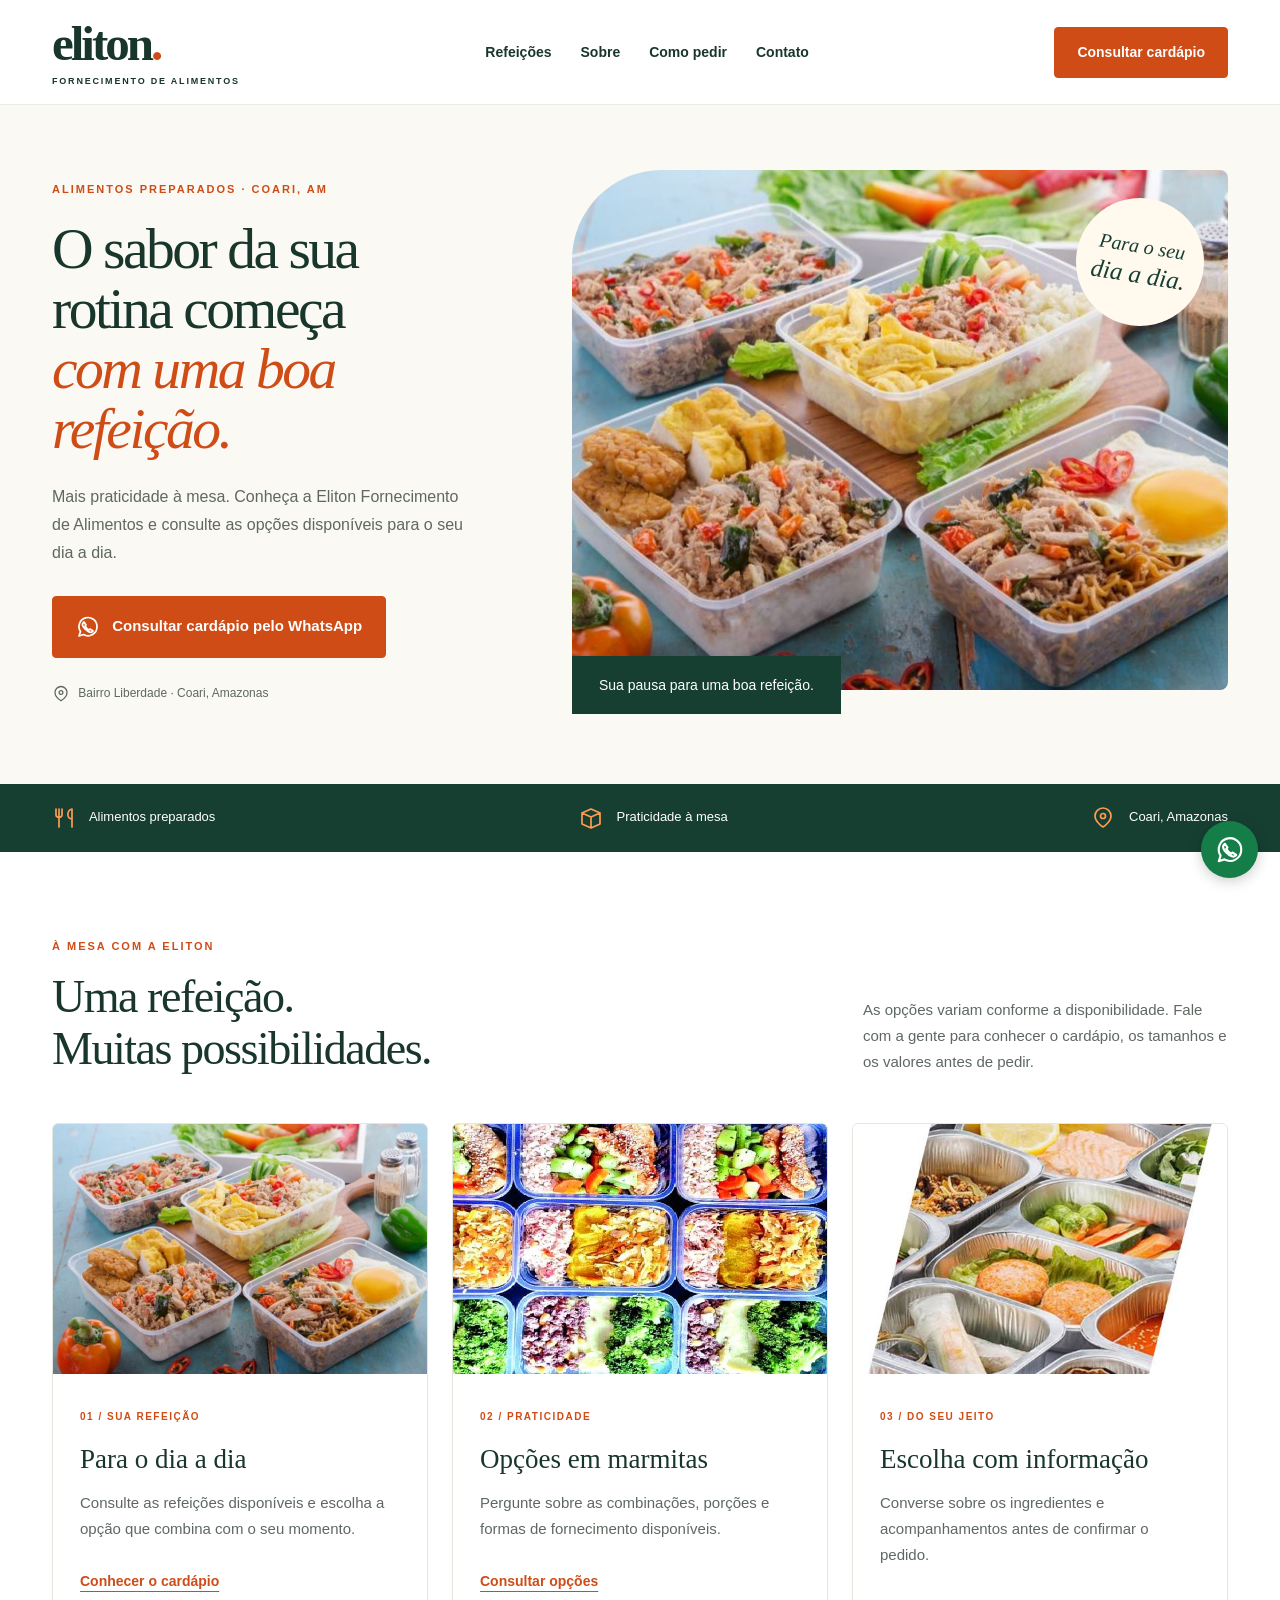
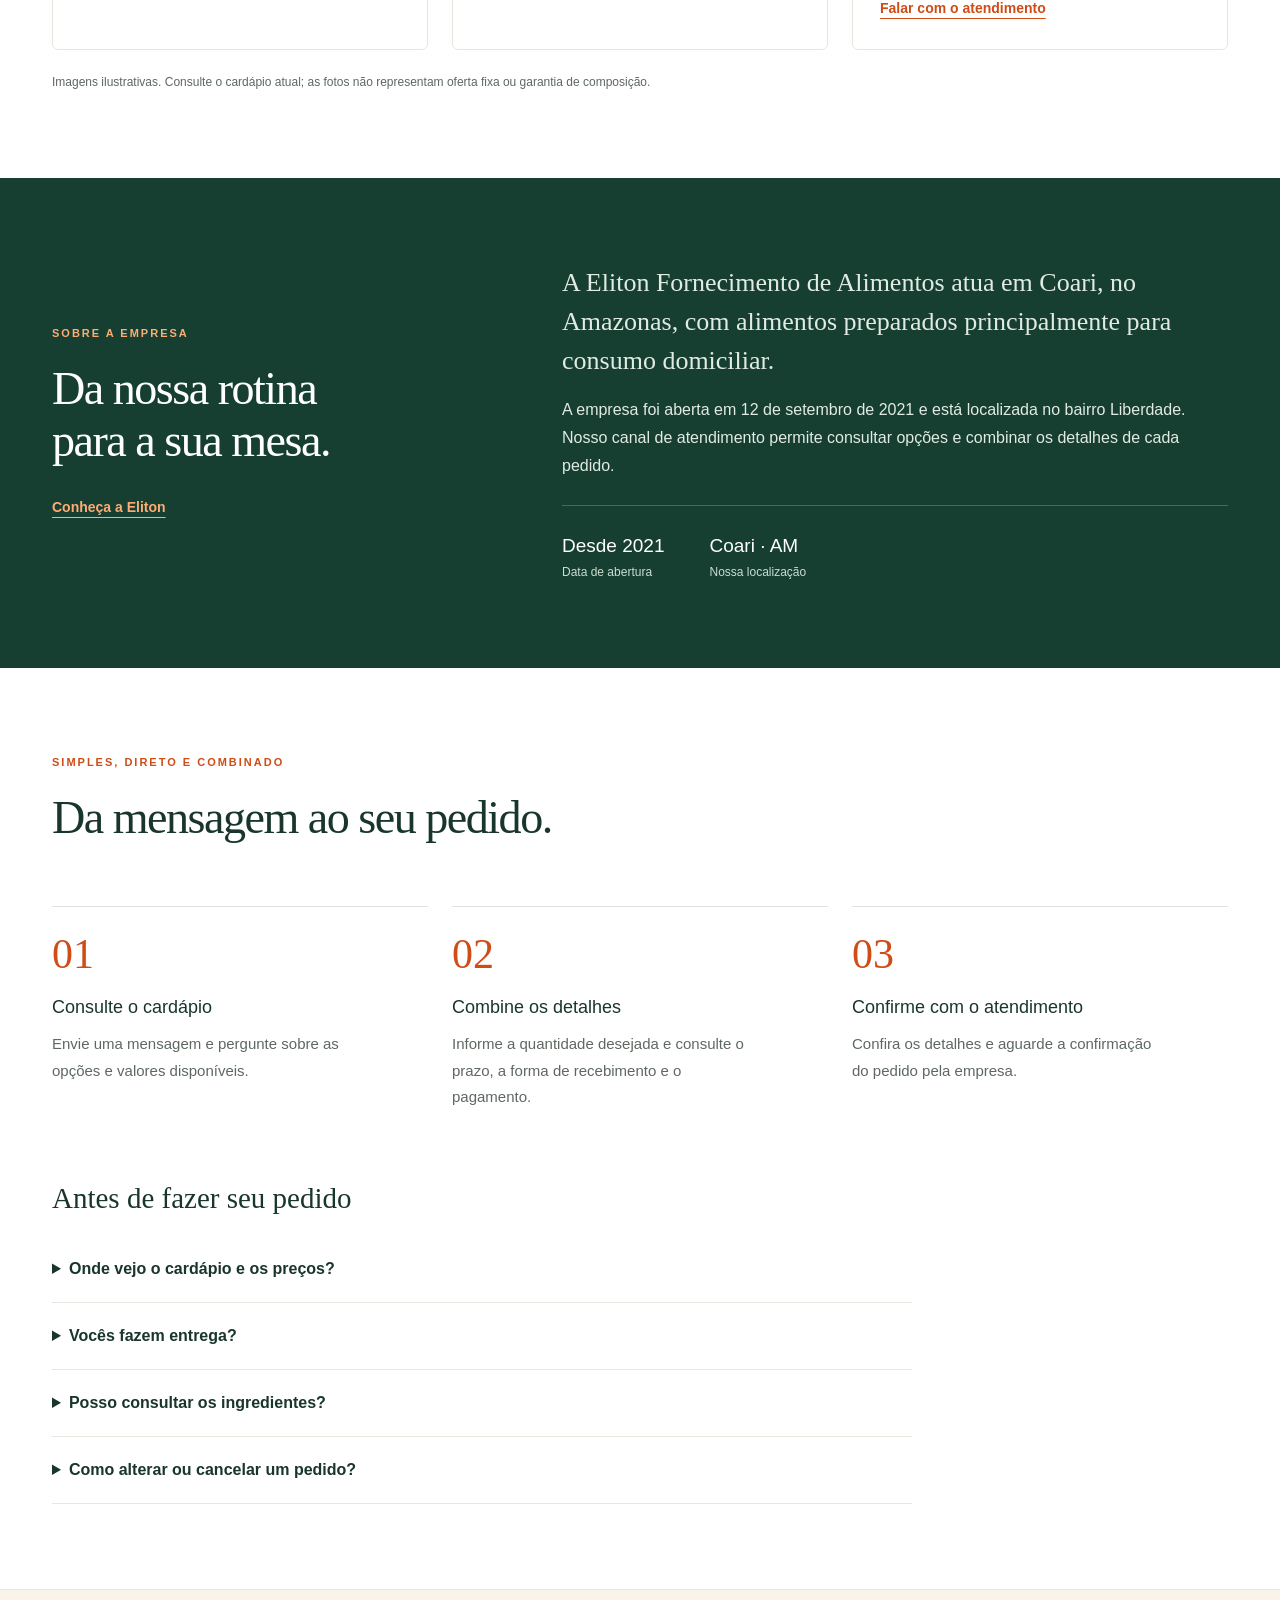
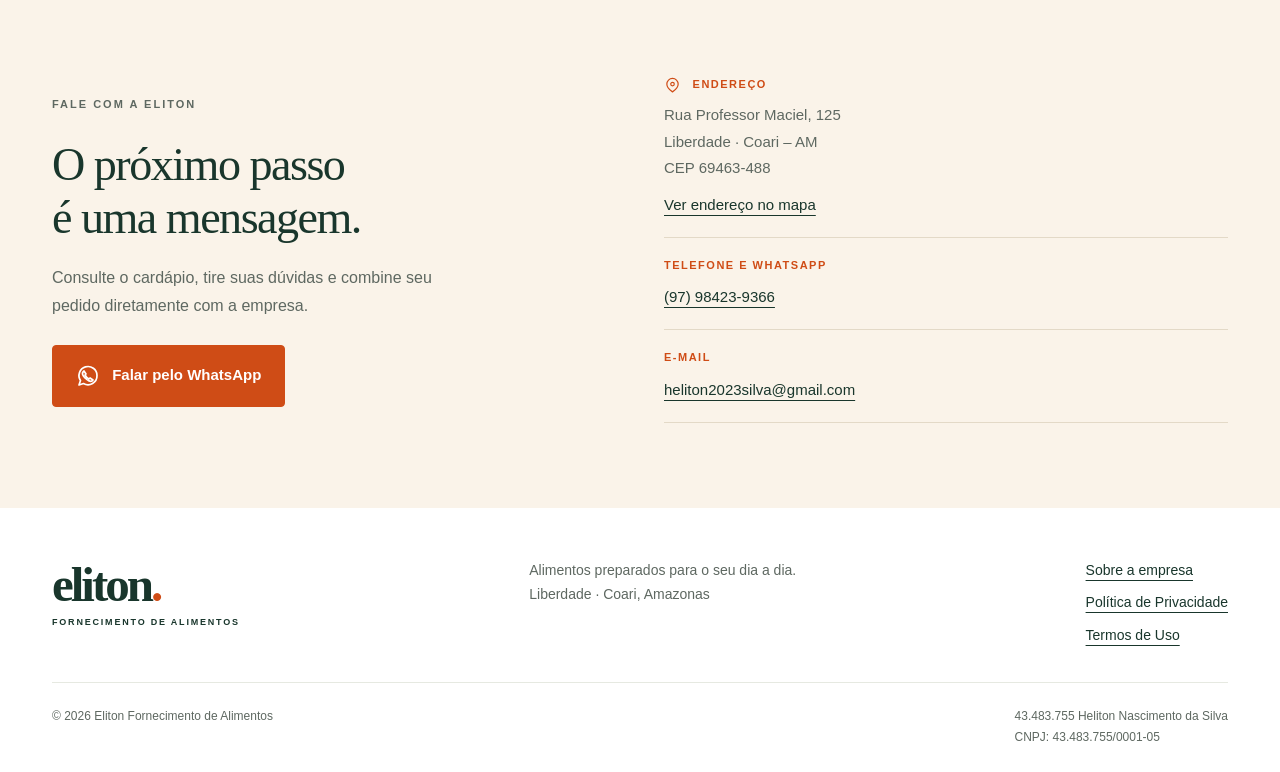
<file: index.html>
<!doctype html><html lang="pt-BR"><head><meta charset="utf-8"><meta name="viewport" content="width=device-width,initial-scale=1"><title>Alimentos preparados em Coari | Eliton Fornecimento de Alimentos</title><meta name="description" content="Eliton Fornecimento de Alimentos em Coari, Amazonas. Alimentos preparados para consumo domiciliar. Consulte cardápio, valores e disponibilidade pelo WhatsApp."><meta name="theme-color" content="#163f32"><link rel="icon" href="assets/favicon.svg" type="image/svg+xml"><link rel="stylesheet" href="assets/bootstrap.min.css"><link rel="stylesheet" href="assets/style.css"></head><body><a class="skip" href="#principal">Pular para o conteúdo</a><header><div class="container navigation"><a class="brand" href="index.html"><span class="brand-word">eliton<span>.</span></span><span class="brand-sub">FORNECIMENTO DE ALIMENTOS</span></a><nav aria-label="Navegação principal"><a href="index.html#refeicoes">Refeições</a><a href="sobre.html">Sobre</a><a href="index.html#como-pedir">Como pedir</a><a href="index.html#contato">Contato</a></nav><a class="btn btn-orange" href="https://wa.me/5597984239366?text=Ol%C3%A1%21%20Gostaria%20de%20consultar%20o%20card%C3%A1pio%20e%20fazer%20um%20pedido.">Consultar cardápio</a></div></header><main id="principal"><section class="hero"><div class="container"><div class="row align-items-center g-5"><div class="col-lg-5"><p class="eyebrow">ALIMENTOS PREPARADOS · COARI, AM</p><h1>O sabor da sua<br>rotina começa<br><em>com uma boa<br>refeição.</em></h1><p class="hero-description">Mais praticidade à mesa. Conheça a Eliton Fornecimento de Alimentos e consulte as opções disponíveis para o seu dia a dia.</p><a class="btn btn-orange btn-lg" href="https://wa.me/5597984239366?text=Ol%C3%A1%21%20Gostaria%20de%20consultar%20o%20card%C3%A1pio%20e%20fazer%20um%20pedido."><svg class="icon" viewBox="0 0 24 24" fill="none" stroke="currentColor" stroke-width="1.7" stroke-linecap="round" stroke-linejoin="round" aria-hidden="true"><path d="M21 11.5a9 9 0 0 1-13.5 8L3 21l1.5-4.5A9 9 0 1 1 21 11.5Z"/><path d="m8 7 2 3-1 1c1 2 2 3 4 4l1-1 3 2c-2 3-6 0-8-2s-4-5-1-7Z"/></svg> Consultar cardápio pelo WhatsApp</a><p class="hero-location"><svg class="icon" viewBox="0 0 24 24" fill="none" stroke="currentColor" stroke-width="1.7" stroke-linecap="round" stroke-linejoin="round" aria-hidden="true"><path d="M20 10c0 6-8 11-8 11S4 16 4 10a8 8 0 1 1 16 0Z"/><circle cx="12" cy="10" r="2.5"/></svg> Bairro Liberdade · Coari, Amazonas</p></div><div class="col-lg-7"><div class="hero-image"><img src="assets/refeicoes.jpg" alt="Imagem ilustrativa de refeições em embalagens, com arroz, legumes e acompanhamentos" width="1500" height="1000" fetchpriority="high"><div class="photo-label">Sua pausa para uma boa refeição.</div><div class="hero-note">Para o seu<br><strong>dia a dia.</strong></div></div></div></div></div></section><div class="ribbon"><div class="container"><span><svg class="icon" viewBox="0 0 24 24" fill="none" stroke="currentColor" stroke-width="1.7" stroke-linecap="round" stroke-linejoin="round" aria-hidden="true"><path d="M4 3v6c0 3 6 3 6 0V3M7 3v18M20 21V3c-5 1-6 10 0 10"/></svg> Alimentos preparados</span><span><svg class="icon" viewBox="0 0 24 24" fill="none" stroke="currentColor" stroke-width="1.7" stroke-linecap="round" stroke-linejoin="round" aria-hidden="true"><path d="m3 7 9-4 9 4v11l-9 4-9-4V7Zm0 0 9 4 9-4M12 11v11"/></svg> Praticidade à mesa</span><span><svg class="icon" viewBox="0 0 24 24" fill="none" stroke="currentColor" stroke-width="1.7" stroke-linecap="round" stroke-linejoin="round" aria-hidden="true"><path d="M20 10c0 6-8 11-8 11S4 16 4 10a8 8 0 1 1 16 0Z"/><circle cx="12" cy="10" r="2.5"/></svg> Coari, Amazonas</span></div></div><section class="section" id="refeicoes"><div class="container"><div class="section-heading"><div><p class="eyebrow">À MESA COM A ELITON</p><h2>Uma refeição.<br>Muitas possibilidades.</h2></div><p>As opções variam conforme a disponibilidade. Fale com a gente para conhecer o cardápio, os tamanhos e os valores antes de pedir.</p></div><div class="row g-4"><div class="col-md-4"><article class="food-card"><img src="assets/refeicoes.jpg" alt="Referência visual de uma refeição com arroz e acompanhamentos" width="1500" height="1000" loading="lazy"><div><span class="mini-label">01 / SUA REFEIÇÃO</span><h3>Para o dia a dia</h3><p>Consulte as refeições disponíveis e escolha a opção que combina com o seu momento.</p><a href="https://wa.me/5597984239366?text=Ol%C3%A1%21%20Gostaria%20de%20consultar%20o%20card%C3%A1pio%20e%20fazer%20um%20pedido.">Conhecer o cardápio</a></div></article></div><div class="col-md-4"><article class="food-card"><img src="assets/marmitas.jpg" alt="Imagem ilustrativa de diferentes refeições organizadas em marmitas" width="700" height="505" loading="lazy"><div><span class="mini-label">02 / PRATICIDADE</span><h3>Opções em marmitas</h3><p>Pergunte sobre as combinações, porções e formas de fornecimento disponíveis.</p><a href="https://wa.me/5597984239366?text=Ol%C3%A1%21%20Gostaria%20de%20consultar%20o%20card%C3%A1pio%20e%20fazer%20um%20pedido.">Consultar opções</a></div></article></div><div class="col-md-4"><article class="food-card"><img src="assets/porcoes.jpg" alt="Imagem ilustrativa de alimentos variados em embalagens de alumínio" width="554" height="554" loading="lazy"><div><span class="mini-label">03 / DO SEU JEITO</span><h3>Escolha com informação</h3><p>Converse sobre os ingredientes e acompanhamentos antes de confirmar o pedido.</p><a href="https://wa.me/5597984239366?text=Ol%C3%A1%21%20Gostaria%20de%20consultar%20o%20card%C3%A1pio%20e%20fazer%20um%20pedido.">Falar com o atendimento</a></div></article></div></div><p class="image-note">Imagens ilustrativas. Consulte o cardápio atual; as fotos não representam oferta fixa ou garantia de composição.</p></div></section><section class="about section"><div class="container"><div class="row align-items-center g-5"><div class="col-lg-5"><p class="eyebrow">SOBRE A EMPRESA</p><h2>Da nossa rotina<br>para a sua mesa.</h2><a class="text-link" href="sobre.html">Conheça a Eliton</a></div><div class="col-lg-7"><p class="large-copy">A Eliton Fornecimento de Alimentos atua em Coari, no Amazonas, com alimentos preparados principalmente para consumo domiciliar.</p><p>A empresa foi aberta em 12 de setembro de 2021 e está localizada no bairro Liberdade. Nosso canal de atendimento permite consultar opções e combinar os detalhes de cada pedido.</p><div class="about-facts"><span><strong>Desde 2021</strong>Data de abertura</span><span><strong>Coari · AM</strong>Nossa localização</span></div></div></div></div></section><section class="section" id="como-pedir"><div class="container"><p class="eyebrow">SIMPLES, DIRETO E COMBINADO</p><h2>Da mensagem ao seu pedido.</h2><div class="row g-4 steps"><div class="col-md-4"><span>01</span><h3>Consulte o cardápio</h3><p>Envie uma mensagem e pergunte sobre as opções e valores disponíveis.</p></div><div class="col-md-4"><span>02</span><h3>Combine os detalhes</h3><p>Informe a quantidade desejada e consulte o prazo, a forma de recebimento e o pagamento.</p></div><div class="col-md-4"><span>03</span><h3>Confirme com o atendimento</h3><p>Confira os detalhes e aguarde a confirmação do pedido pela empresa.</p></div></div><div class="faq"><h3>Antes de fazer seu pedido</h3><details><summary>Onde vejo o cardápio e os preços?</summary><p>Entre em contato pelo WhatsApp (97) 98423-9366. O atendimento informa as opções, porções, valores e disponibilidade.</p></details><details><summary>Vocês fazem entrega?</summary><p>Consulte diretamente com a empresa as possibilidades de entrega ou retirada, os locais atendidos, eventuais taxas e os prazos antes de confirmar.</p></details><details><summary>Posso consultar os ingredientes?</summary><p>Sim. Pergunte ao atendimento sobre ingredientes e preparação. Em caso de alergia ou restrição alimentar, consulte a possibilidade de atendimento antes de pedir; este site não garante opções livres de alérgenos.</p></details><details><summary>Como alterar ou cancelar um pedido?</summary><p>Entre em contato o quanto antes. A possibilidade de alteração ou cancelamento depende da etapa de preparação e das condições combinadas no atendimento.</p></details></div></div></section><section class="contact section" id="contato"><div class="container"><div class="row g-5"><div class="col-lg-6"><p class="eyebrow">FALE COM A ELITON</p><h2>O próximo passo<br>é uma mensagem.</h2><p>Consulte o cardápio, tire suas dúvidas e combine seu pedido diretamente com a empresa.</p><a class="btn btn-orange btn-lg" href="https://wa.me/5597984239366?text=Ol%C3%A1%21%20Gostaria%20de%20consultar%20o%20card%C3%A1pio%20e%20fazer%20um%20pedido."><svg class="icon" viewBox="0 0 24 24" fill="none" stroke="currentColor" stroke-width="1.7" stroke-linecap="round" stroke-linejoin="round" aria-hidden="true"><path d="M21 11.5a9 9 0 0 1-13.5 8L3 21l1.5-4.5A9 9 0 1 1 21 11.5Z"/><path d="m8 7 2 3-1 1c1 2 2 3 4 4l1-1 3 2c-2 3-6 0-8-2s-4-5-1-7Z"/></svg> Falar pelo WhatsApp</a></div><div class="col-lg-6"><div class="contact-item"><span class="contact-title"><svg class="icon" viewBox="0 0 24 24" fill="none" stroke="currentColor" stroke-width="1.7" stroke-linecap="round" stroke-linejoin="round" aria-hidden="true"><path d="M20 10c0 6-8 11-8 11S4 16 4 10a8 8 0 1 1 16 0Z"/><circle cx="12" cy="10" r="2.5"/></svg> ENDEREÇO</span><p>Rua Professor Maciel, 125<br>Liberdade · Coari – AM<br>CEP 69463-488</p><a href="https://www.google.com/maps/search/?api=1&amp;query=Rua%20Professor%20Maciel%20125%20Liberdade%20Coari%20AM" target="_blank" rel="noopener noreferrer">Ver endereço no mapa</a></div><div class="contact-item"><span class="contact-title">TELEFONE E WHATSAPP</span><a href="tel:+5597984239366">(97) 98423-9366</a></div><div class="contact-item"><span class="contact-title">E-MAIL</span><a href="mailto:heliton2023silva@gmail.com">heliton2023silva@gmail.com</a></div></div></div></div></section></main><footer><div class="container"><div class="footer-top"><a class="brand" href="index.html"><span class="brand-word">eliton<span>.</span></span><span class="brand-sub">FORNECIMENTO DE ALIMENTOS</span></a><p>Alimentos preparados para o seu dia a dia.<br>Liberdade · Coari, Amazonas</p><div class="footer-links"><a href="sobre.html">Sobre a empresa</a><a href="politica-de-privacidade.html">Política de Privacidade</a><a href="termos-de-uso.html">Termos de Uso</a></div></div><div class="footer-bottom"><span>© 2026 Eliton Fornecimento de Alimentos</span><span>43.483.755 Heliton Nascimento da Silva<br>CNPJ: 43.483.755/0001-05</span></div></div></footer><a class="floating-wa" href="https://wa.me/5597984239366?text=Ol%C3%A1%21%20Gostaria%20de%20consultar%20o%20card%C3%A1pio%20e%20fazer%20um%20pedido." aria-label="Fale pelo WhatsApp"><svg class="icon" viewBox="0 0 24 24" fill="none" stroke="currentColor" stroke-width="1.7" stroke-linecap="round" stroke-linejoin="round" aria-hidden="true"><path d="M21 11.5a9 9 0 0 1-13.5 8L3 21l1.5-4.5A9 9 0 1 1 21 11.5Z"/><path d="m8 7 2 3-1 1c1 2 2 3 4 4l1-1 3 2c-2 3-6 0-8-2s-4-5-1-7Z"/></svg></a></body></html>
</file>
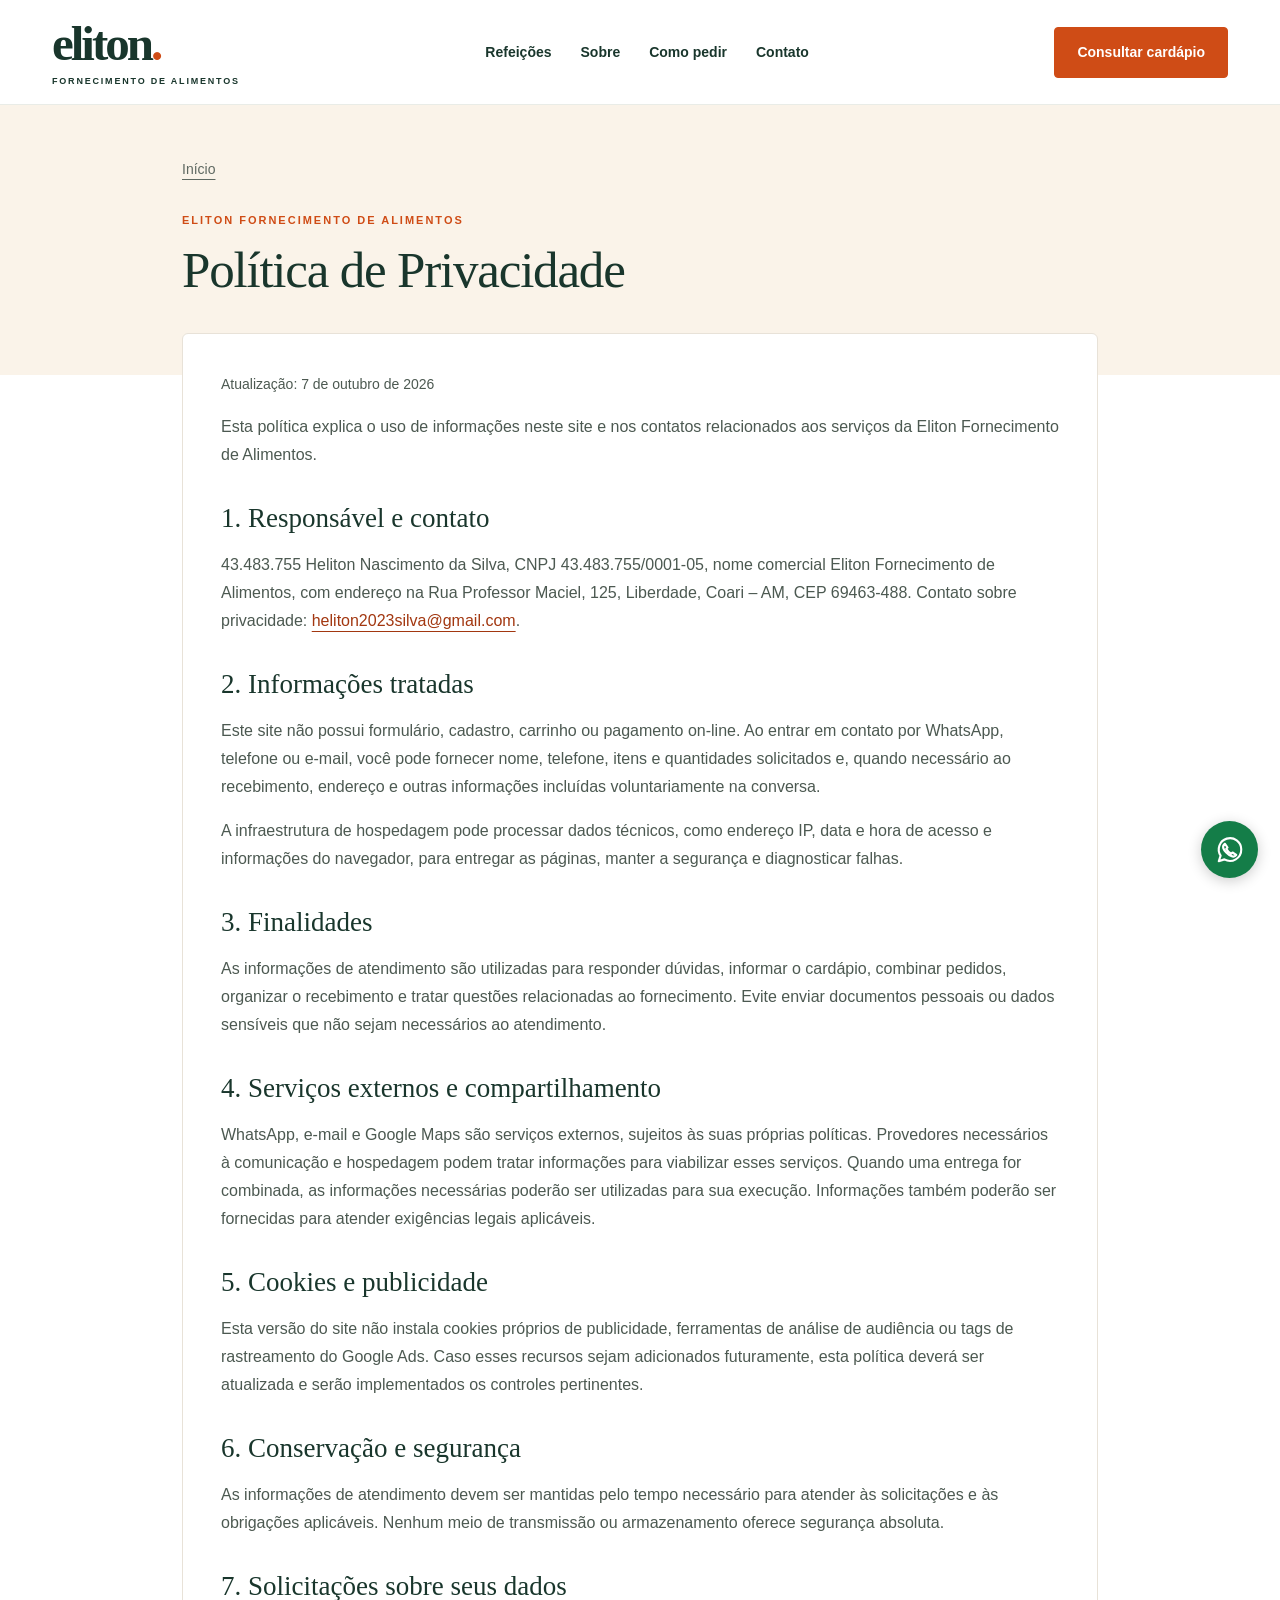
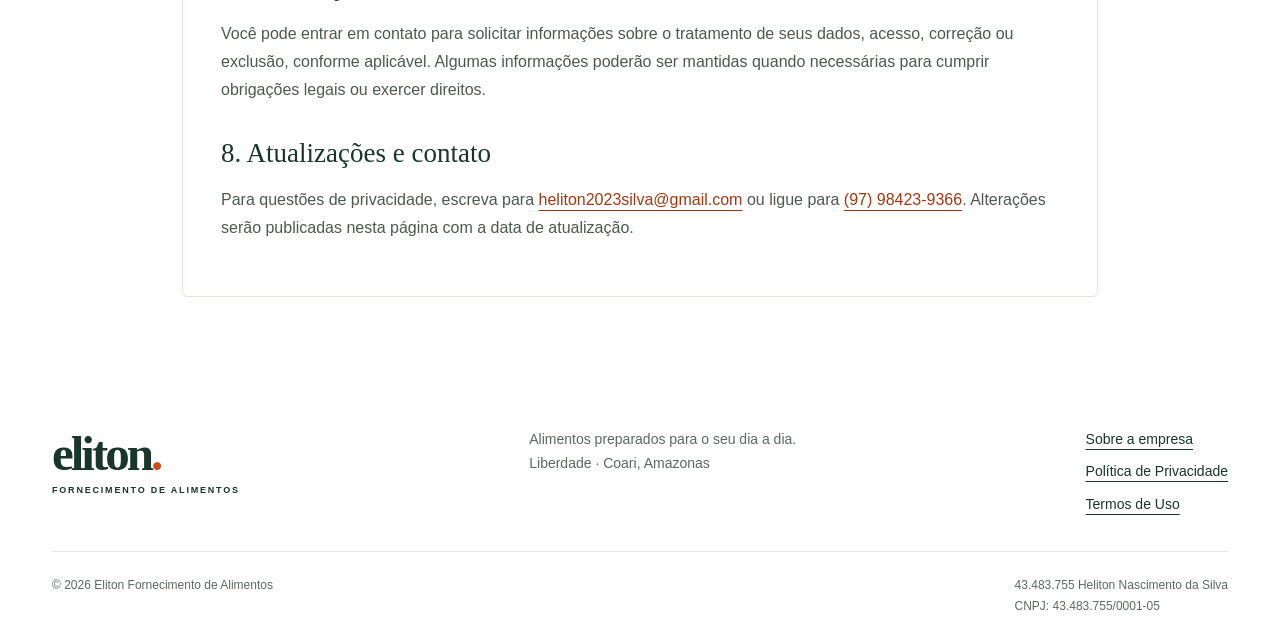
<file: politica-de-privacidade.html>
<!doctype html><html lang="pt-BR"><head><meta charset="utf-8"><meta name="viewport" content="width=device-width,initial-scale=1"><title>Política de Privacidade | Eliton Fornecimento de Alimentos</title><meta name="description" content="Eliton Fornecimento de Alimentos em Coari, Amazonas. Alimentos preparados para consumo domiciliar. Consulte cardápio, valores e disponibilidade pelo WhatsApp."><meta name="theme-color" content="#163f32"><link rel="icon" href="assets/favicon.svg" type="image/svg+xml"><link rel="stylesheet" href="assets/bootstrap.min.css"><link rel="stylesheet" href="assets/style.css"></head><body><a class="skip" href="#principal">Pular para o conteúdo</a><header><div class="container navigation"><a class="brand" href="index.html"><span class="brand-word">eliton<span>.</span></span><span class="brand-sub">FORNECIMENTO DE ALIMENTOS</span></a><nav aria-label="Navegação principal"><a href="index.html#refeicoes">Refeições</a><a href="sobre.html">Sobre</a><a href="index.html#como-pedir">Como pedir</a><a href="index.html#contato">Contato</a></nav><a class="btn btn-orange" href="https://wa.me/5597984239366?text=Ol%C3%A1%21%20Gostaria%20de%20consultar%20o%20card%C3%A1pio%20e%20fazer%20um%20pedido.">Consultar cardápio</a></div></header><main id="principal" class="document-main"><div class="container"><div class="document-heading"><a href="index.html">Início</a><p class="eyebrow">ELITON FORNECIMENTO DE ALIMENTOS</p><h1>Política de Privacidade</h1></div><article class="document-content"><p class="document-date">Atualização: 7 de outubro de 2026</p><p>Esta política explica o uso de informações neste site e nos contatos relacionados aos serviços da Eliton Fornecimento de Alimentos.</p><h2>1. Responsável e contato</h2><p>43.483.755 Heliton Nascimento da Silva, CNPJ 43.483.755/0001-05, nome comercial Eliton Fornecimento de Alimentos, com endereço na Rua Professor Maciel, 125, Liberdade, Coari – AM, CEP 69463-488. Contato sobre privacidade: <a href="mailto:heliton2023silva@gmail.com">heliton2023silva@gmail.com</a>.</p><h2>2. Informações tratadas</h2><p>Este site não possui formulário, cadastro, carrinho ou pagamento on-line. Ao entrar em contato por WhatsApp, telefone ou e-mail, você pode fornecer nome, telefone, itens e quantidades solicitados e, quando necessário ao recebimento, endereço e outras informações incluídas voluntariamente na conversa.</p><p>A infraestrutura de hospedagem pode processar dados técnicos, como endereço IP, data e hora de acesso e informações do navegador, para entregar as páginas, manter a segurança e diagnosticar falhas.</p><h2>3. Finalidades</h2><p>As informações de atendimento são utilizadas para responder dúvidas, informar o cardápio, combinar pedidos, organizar o recebimento e tratar questões relacionadas ao fornecimento. Evite enviar documentos pessoais ou dados sensíveis que não sejam necessários ao atendimento.</p><h2>4. Serviços externos e compartilhamento</h2><p>WhatsApp, e-mail e Google Maps são serviços externos, sujeitos às suas próprias políticas. Provedores necessários à comunicação e hospedagem podem tratar informações para viabilizar esses serviços. Quando uma entrega for combinada, as informações necessárias poderão ser utilizadas para sua execução. Informações também poderão ser fornecidas para atender exigências legais aplicáveis.</p><h2>5. Cookies e publicidade</h2><p>Esta versão do site não instala cookies próprios de publicidade, ferramentas de análise de audiência ou tags de rastreamento do Google Ads. Caso esses recursos sejam adicionados futuramente, esta política deverá ser atualizada e serão implementados os controles pertinentes.</p><h2>6. Conservação e segurança</h2><p>As informações de atendimento devem ser mantidas pelo tempo necessário para atender às solicitações e às obrigações aplicáveis. Nenhum meio de transmissão ou armazenamento oferece segurança absoluta.</p><h2>7. Solicitações sobre seus dados</h2><p>Você pode entrar em contato para solicitar informações sobre o tratamento de seus dados, acesso, correção ou exclusão, conforme aplicável. Algumas informações poderão ser mantidas quando necessárias para cumprir obrigações legais ou exercer direitos.</p><h2>8. Atualizações e contato</h2><p>Para questões de privacidade, escreva para <a href="mailto:heliton2023silva@gmail.com">heliton2023silva@gmail.com</a> ou ligue para <a href="tel:+5597984239366">(97) 98423-9366</a>. Alterações serão publicadas nesta página com a data de atualização.</p></article></div></main><footer><div class="container"><div class="footer-top"><a class="brand" href="index.html"><span class="brand-word">eliton<span>.</span></span><span class="brand-sub">FORNECIMENTO DE ALIMENTOS</span></a><p>Alimentos preparados para o seu dia a dia.<br>Liberdade · Coari, Amazonas</p><div class="footer-links"><a href="sobre.html">Sobre a empresa</a><a href="politica-de-privacidade.html">Política de Privacidade</a><a href="termos-de-uso.html">Termos de Uso</a></div></div><div class="footer-bottom"><span>© 2026 Eliton Fornecimento de Alimentos</span><span>43.483.755 Heliton Nascimento da Silva<br>CNPJ: 43.483.755/0001-05</span></div></div></footer><a class="floating-wa" href="https://wa.me/5597984239366?text=Ol%C3%A1%21%20Gostaria%20de%20consultar%20o%20card%C3%A1pio%20e%20fazer%20um%20pedido." aria-label="Fale pelo WhatsApp"><svg class="icon" viewBox="0 0 24 24" fill="none" stroke="currentColor" stroke-width="1.7" stroke-linecap="round" stroke-linejoin="round" aria-hidden="true"><path d="M21 11.5a9 9 0 0 1-13.5 8L3 21l1.5-4.5A9 9 0 1 1 21 11.5Z"/><path d="m8 7 2 3-1 1c1 2 2 3 4 4l1-1 3 2c-2 3-6 0-8-2s-4-5-1-7Z"/></svg></a></body></html>
</file>
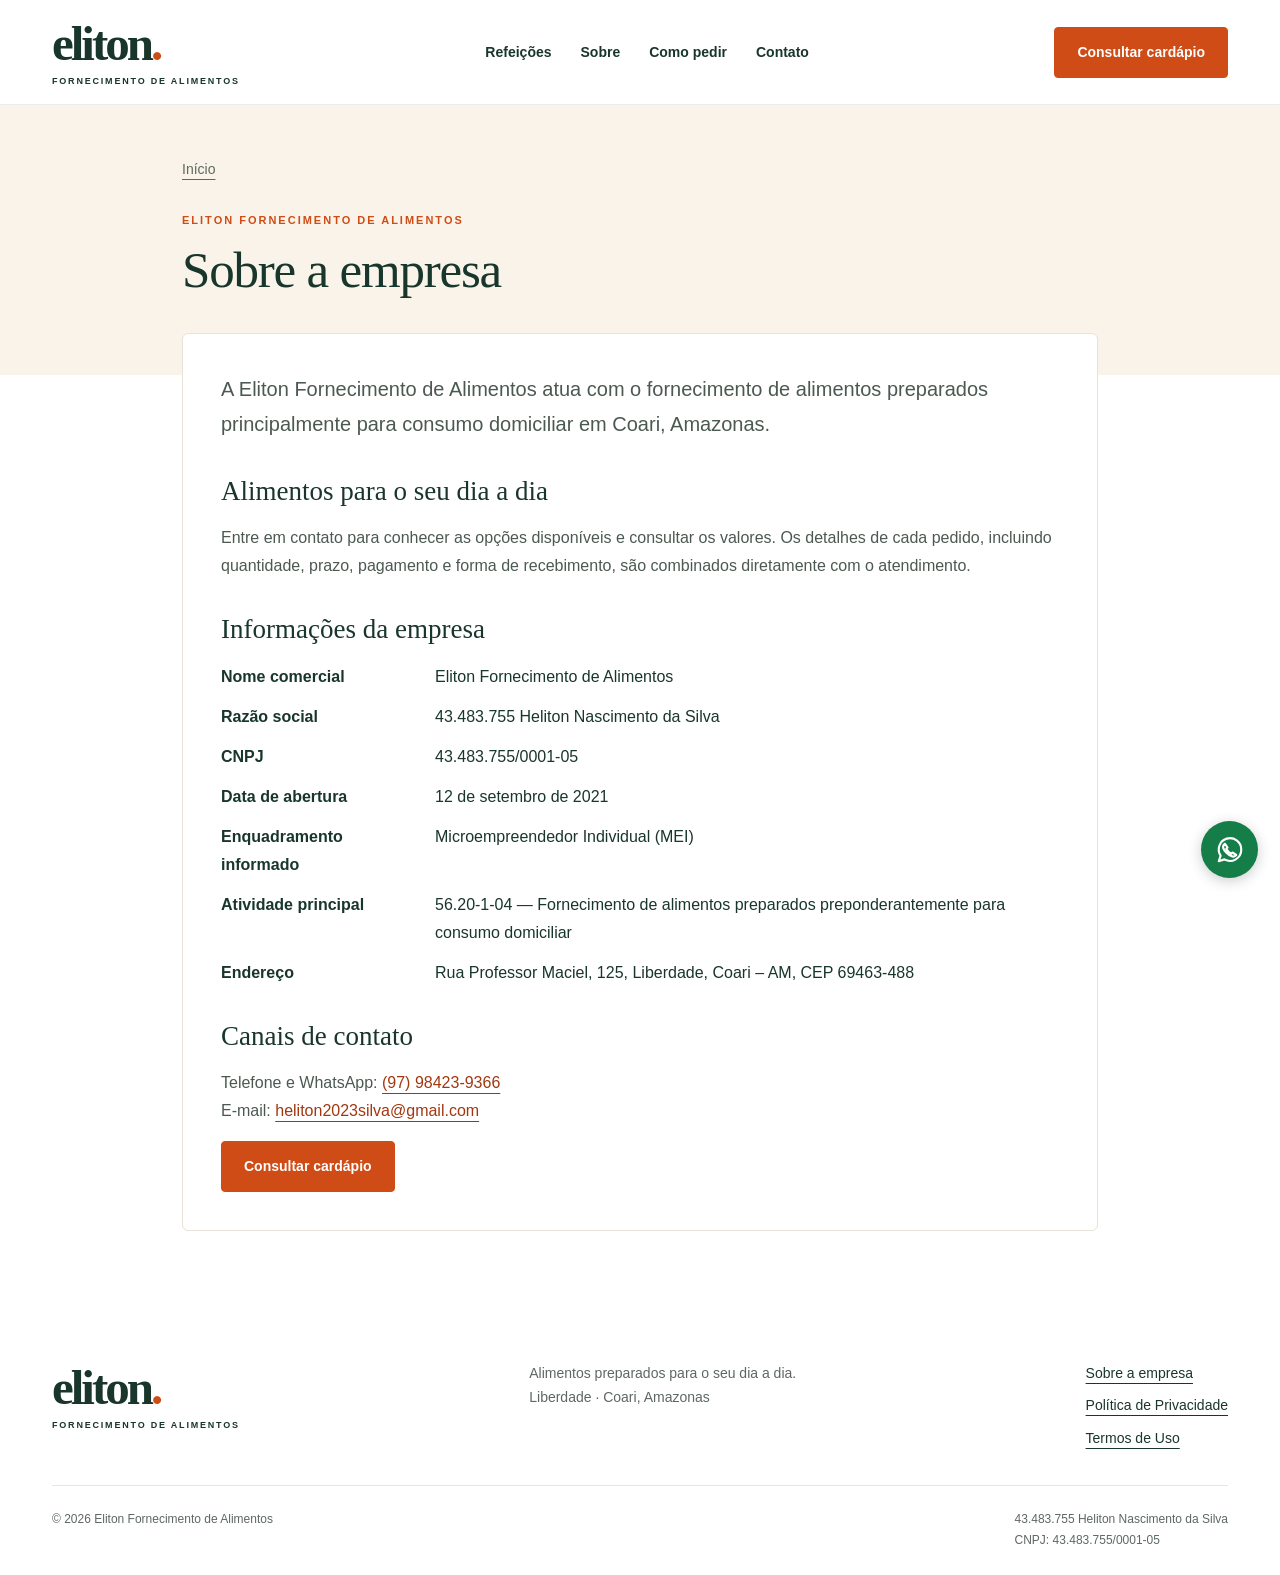
<file: sobre.html>
<!doctype html><html lang="pt-BR"><head><meta charset="utf-8"><meta name="viewport" content="width=device-width,initial-scale=1"><title>Sobre a empresa | Eliton Fornecimento de Alimentos</title><meta name="description" content="Eliton Fornecimento de Alimentos em Coari, Amazonas. Alimentos preparados para consumo domiciliar. Consulte cardápio, valores e disponibilidade pelo WhatsApp."><meta name="theme-color" content="#163f32"><link rel="icon" href="assets/favicon.svg" type="image/svg+xml"><link rel="stylesheet" href="assets/bootstrap.min.css"><link rel="stylesheet" href="assets/style.css"></head><body><a class="skip" href="#principal">Pular para o conteúdo</a><header><div class="container navigation"><a class="brand" href="index.html"><span class="brand-word">eliton<span>.</span></span><span class="brand-sub">FORNECIMENTO DE ALIMENTOS</span></a><nav aria-label="Navegação principal"><a href="index.html#refeicoes">Refeições</a><a href="sobre.html">Sobre</a><a href="index.html#como-pedir">Como pedir</a><a href="index.html#contato">Contato</a></nav><a class="btn btn-orange" href="https://wa.me/5597984239366?text=Ol%C3%A1%21%20Gostaria%20de%20consultar%20o%20card%C3%A1pio%20e%20fazer%20um%20pedido.">Consultar cardápio</a></div></header><main id="principal" class="document-main"><div class="container"><div class="document-heading"><a href="index.html">Início</a><p class="eyebrow">ELITON FORNECIMENTO DE ALIMENTOS</p><h1>Sobre a empresa</h1></div><article class="document-content"><p class="lead">A Eliton Fornecimento de Alimentos atua com o fornecimento de alimentos preparados principalmente para consumo domiciliar em Coari, Amazonas.</p><h2>Alimentos para o seu dia a dia</h2><p>Entre em contato para conhecer as opções disponíveis e consultar os valores. Os detalhes de cada pedido, incluindo quantidade, prazo, pagamento e forma de recebimento, são combinados diretamente com o atendimento.</p><h2>Informações da empresa</h2><dl class="business-data"><dt>Nome comercial</dt><dd>Eliton Fornecimento de Alimentos</dd><dt>Razão social</dt><dd>43.483.755 Heliton Nascimento da Silva</dd><dt>CNPJ</dt><dd>43.483.755/0001-05</dd><dt>Data de abertura</dt><dd>12 de setembro de 2021</dd><dt>Enquadramento informado</dt><dd>Microempreendedor Individual (MEI)</dd><dt>Atividade principal</dt><dd>56.20-1-04 — Fornecimento de alimentos preparados preponderantemente para consumo domiciliar</dd><dt>Endereço</dt><dd>Rua Professor Maciel, 125, Liberdade, Coari – AM, CEP 69463-488</dd></dl><h2>Canais de contato</h2><p>Telefone e WhatsApp: <a href="tel:+5597984239366">(97) 98423-9366</a><br>E-mail: <a href="mailto:heliton2023silva@gmail.com">heliton2023silva@gmail.com</a></p><a class="btn btn-orange" href="https://wa.me/5597984239366?text=Ol%C3%A1%21%20Gostaria%20de%20consultar%20o%20card%C3%A1pio%20e%20fazer%20um%20pedido.">Consultar cardápio</a></article></div></main><footer><div class="container"><div class="footer-top"><a class="brand" href="index.html"><span class="brand-word">eliton<span>.</span></span><span class="brand-sub">FORNECIMENTO DE ALIMENTOS</span></a><p>Alimentos preparados para o seu dia a dia.<br>Liberdade · Coari, Amazonas</p><div class="footer-links"><a href="sobre.html">Sobre a empresa</a><a href="politica-de-privacidade.html">Política de Privacidade</a><a href="termos-de-uso.html">Termos de Uso</a></div></div><div class="footer-bottom"><span>© 2026 Eliton Fornecimento de Alimentos</span><span>43.483.755 Heliton Nascimento da Silva<br>CNPJ: 43.483.755/0001-05</span></div></div></footer><a class="floating-wa" href="https://wa.me/5597984239366?text=Ol%C3%A1%21%20Gostaria%20de%20consultar%20o%20card%C3%A1pio%20e%20fazer%20um%20pedido." aria-label="Fale pelo WhatsApp"><svg class="icon" viewBox="0 0 24 24" fill="none" stroke="currentColor" stroke-width="1.7" stroke-linecap="round" stroke-linejoin="round" aria-hidden="true"><path d="M21 11.5a9 9 0 0 1-13.5 8L3 21l1.5-4.5A9 9 0 1 1 21 11.5Z"/><path d="m8 7 2 3-1 1c1 2 2 3 4 4l1-1 3 2c-2 3-6 0-8-2s-4-5-1-7Z"/></svg></a></body></html>
</file>
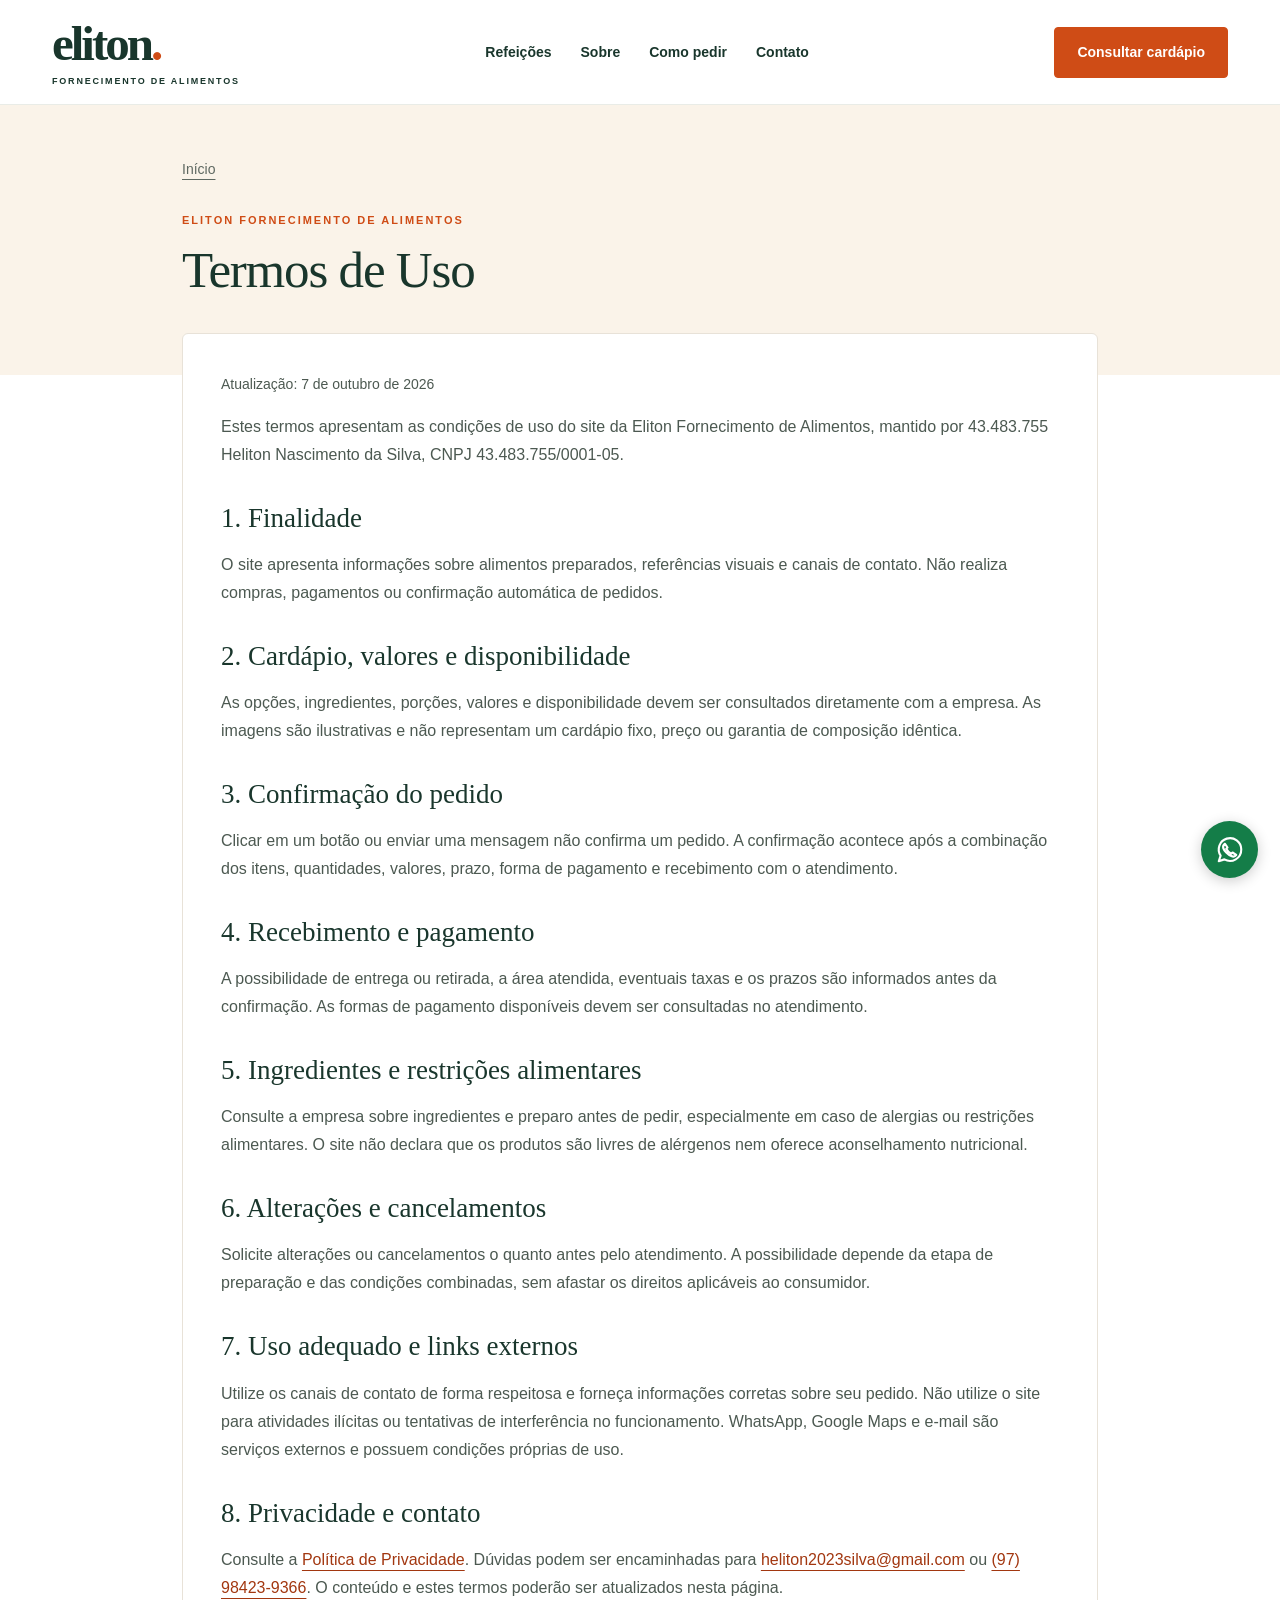
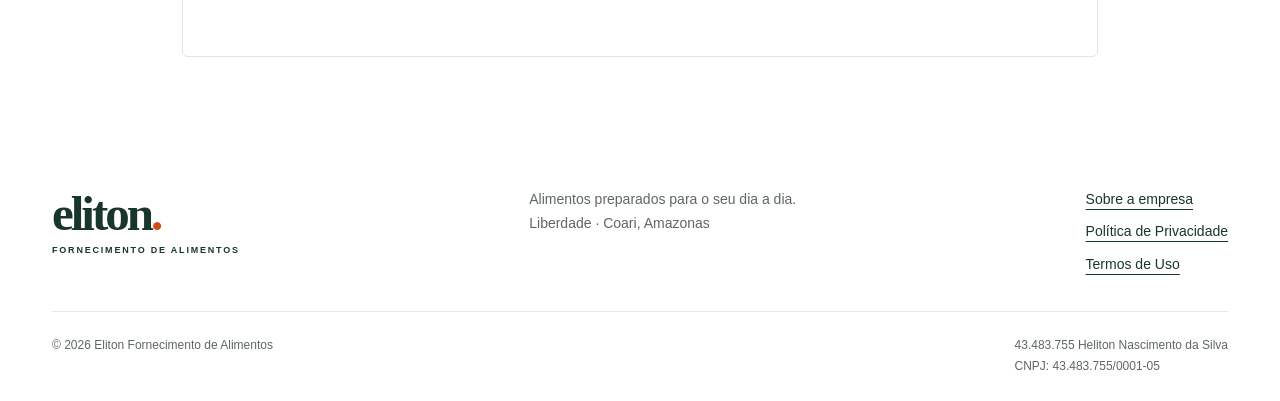
<file: termos-de-uso.html>
<!doctype html><html lang="pt-BR"><head><meta charset="utf-8"><meta name="viewport" content="width=device-width,initial-scale=1"><title>Termos de Uso | Eliton Fornecimento de Alimentos</title><meta name="description" content="Eliton Fornecimento de Alimentos em Coari, Amazonas. Alimentos preparados para consumo domiciliar. Consulte cardápio, valores e disponibilidade pelo WhatsApp."><meta name="theme-color" content="#163f32"><link rel="icon" href="assets/favicon.svg" type="image/svg+xml"><link rel="stylesheet" href="assets/bootstrap.min.css"><link rel="stylesheet" href="assets/style.css"></head><body><a class="skip" href="#principal">Pular para o conteúdo</a><header><div class="container navigation"><a class="brand" href="index.html"><span class="brand-word">eliton<span>.</span></span><span class="brand-sub">FORNECIMENTO DE ALIMENTOS</span></a><nav aria-label="Navegação principal"><a href="index.html#refeicoes">Refeições</a><a href="sobre.html">Sobre</a><a href="index.html#como-pedir">Como pedir</a><a href="index.html#contato">Contato</a></nav><a class="btn btn-orange" href="https://wa.me/5597984239366?text=Ol%C3%A1%21%20Gostaria%20de%20consultar%20o%20card%C3%A1pio%20e%20fazer%20um%20pedido.">Consultar cardápio</a></div></header><main id="principal" class="document-main"><div class="container"><div class="document-heading"><a href="index.html">Início</a><p class="eyebrow">ELITON FORNECIMENTO DE ALIMENTOS</p><h1>Termos de Uso</h1></div><article class="document-content"><p class="document-date">Atualização: 7 de outubro de 2026</p><p>Estes termos apresentam as condições de uso do site da Eliton Fornecimento de Alimentos, mantido por 43.483.755 Heliton Nascimento da Silva, CNPJ 43.483.755/0001-05.</p><h2>1. Finalidade</h2><p>O site apresenta informações sobre alimentos preparados, referências visuais e canais de contato. Não realiza compras, pagamentos ou confirmação automática de pedidos.</p><h2>2. Cardápio, valores e disponibilidade</h2><p>As opções, ingredientes, porções, valores e disponibilidade devem ser consultados diretamente com a empresa. As imagens são ilustrativas e não representam um cardápio fixo, preço ou garantia de composição idêntica.</p><h2>3. Confirmação do pedido</h2><p>Clicar em um botão ou enviar uma mensagem não confirma um pedido. A confirmação acontece após a combinação dos itens, quantidades, valores, prazo, forma de pagamento e recebimento com o atendimento.</p><h2>4. Recebimento e pagamento</h2><p>A possibilidade de entrega ou retirada, a área atendida, eventuais taxas e os prazos são informados antes da confirmação. As formas de pagamento disponíveis devem ser consultadas no atendimento.</p><h2>5. Ingredientes e restrições alimentares</h2><p>Consulte a empresa sobre ingredientes e preparo antes de pedir, especialmente em caso de alergias ou restrições alimentares. O site não declara que os produtos são livres de alérgenos nem oferece aconselhamento nutricional.</p><h2>6. Alterações e cancelamentos</h2><p>Solicite alterações ou cancelamentos o quanto antes pelo atendimento. A possibilidade depende da etapa de preparação e das condições combinadas, sem afastar os direitos aplicáveis ao consumidor.</p><h2>7. Uso adequado e links externos</h2><p>Utilize os canais de contato de forma respeitosa e forneça informações corretas sobre seu pedido. Não utilize o site para atividades ilícitas ou tentativas de interferência no funcionamento. WhatsApp, Google Maps e e-mail são serviços externos e possuem condições próprias de uso.</p><h2>8. Privacidade e contato</h2><p>Consulte a <a href="politica-de-privacidade.html">Política de Privacidade</a>. Dúvidas podem ser encaminhadas para <a href="mailto:heliton2023silva@gmail.com">heliton2023silva@gmail.com</a> ou <a href="tel:+5597984239366">(97) 98423-9366</a>. O conteúdo e estes termos poderão ser atualizados nesta página.</p></article></div></main><footer><div class="container"><div class="footer-top"><a class="brand" href="index.html"><span class="brand-word">eliton<span>.</span></span><span class="brand-sub">FORNECIMENTO DE ALIMENTOS</span></a><p>Alimentos preparados para o seu dia a dia.<br>Liberdade · Coari, Amazonas</p><div class="footer-links"><a href="sobre.html">Sobre a empresa</a><a href="politica-de-privacidade.html">Política de Privacidade</a><a href="termos-de-uso.html">Termos de Uso</a></div></div><div class="footer-bottom"><span>© 2026 Eliton Fornecimento de Alimentos</span><span>43.483.755 Heliton Nascimento da Silva<br>CNPJ: 43.483.755/0001-05</span></div></div></footer><a class="floating-wa" href="https://wa.me/5597984239366?text=Ol%C3%A1%21%20Gostaria%20de%20consultar%20o%20card%C3%A1pio%20e%20fazer%20um%20pedido." aria-label="Fale pelo WhatsApp"><svg class="icon" viewBox="0 0 24 24" fill="none" stroke="currentColor" stroke-width="1.7" stroke-linecap="round" stroke-linejoin="round" aria-hidden="true"><path d="M21 11.5a9 9 0 0 1-13.5 8L3 21l1.5-4.5A9 9 0 1 1 21 11.5Z"/><path d="m8 7 2 3-1 1c1 2 2 3 4 4l1-1 3 2c-2 3-6 0-8-2s-4-5-1-7Z"/></svg></a></body></html>
</file>
<file: assets/style.css>
:root{--green:#163f32;--orange:#cf4c16;--ink:#19362c;--muted:#5e6861;--cream:#faf9f3}*{box-sizing:border-box}html{scroll-behavior:smooth;scroll-padding-top:25px}body{font-family:Arial,Helvetica,sans-serif;font-size:16px;line-height:1.75;color:var(--ink)}.container{max-width:1200px}a{color:inherit;text-underline-offset:5px}a:hover{color:var(--orange)}a:focus-visible,summary:focus-visible{outline:3px solid var(--orange);outline-offset:5px}.icon{width:24px;height:24px;vertical-align:middle;flex-shrink:0}.skip{position:absolute;top:-100px;left:15px;background:white;padding:15px;z-index:100}.skip:focus{top:10px}header{border-bottom:1px solid #e9ece7}.navigation{min-height:104px;display:flex;align-items:center;justify-content:space-between;gap:24px}.brand{display:inline-flex;flex-direction:column;text-decoration:none;line-height:1.1}.brand-word{font-family:Georgia,serif;font-size:49px;font-weight:bold;letter-spacing:-3px}.brand-word>span{color:var(--orange)}.brand-sub{font-size:9px;letter-spacing:1.8px;font-weight:700;margin-top:6px}.navigation nav{display:flex;gap:29px}.navigation nav a{text-decoration:none;font-size:14px;font-weight:600}.btn{border-radius:4px;padding:14px 22px;font-weight:700;font-size:14px}.btn-orange{background:var(--orange);border-color:var(--orange);color:white}.btn-orange:hover,.btn-orange:focus{background:#a2360c;border-color:#a2360c;color:white}.btn-lg{font-size:15px;padding:18px 23px}.btn .icon{margin-right:8px}.hero{background:var(--cream);padding:65px 0 70px}.eyebrow{font-size:11px;letter-spacing:2px;font-weight:700;color:var(--orange);margin-bottom:20px}.hero h1{font:400 clamp(42px,4.5vw,65px)/1.04 Georgia,serif;letter-spacing:-2.5px;margin-bottom:25px}.hero h1 em{font-style:italic;color:var(--orange)}.hero-description{color:var(--muted);max-width:415px;font-size:16px;margin-bottom:29px}.hero-location{font-size:12px;color:var(--muted);margin-top:25px;margin-bottom:0}.hero-location .icon{width:18px;height:18px;margin-right:5px}.hero-image{position:relative;margin-left:10px;padding-bottom:24px}.hero-image>img{width:100%;height:520px;object-fit:cover;border-radius:90px 8px 8px 8px}.photo-label{position:absolute;left:0;bottom:0;background:var(--green);color:white;padding:17px 27px;font-size:14px}.hero-note{position:absolute;top:28px;right:24px;background:#fff9ee;color:var(--green);border-radius:50%;width:128px;height:128px;display:flex;flex-direction:column;align-items:center;justify-content:center;font:italic 20px/1.3 Georgia,serif;transform:rotate(9deg)}.hero-note strong{font-weight:400;font-size:25px}.ribbon{background:var(--green);color:#fff}.ribbon .container{display:flex;justify-content:space-between;padding-top:22px;padding-bottom:22px;font-size:13px}.ribbon .icon{color:#ff9c50;margin-right:10px}.section{padding:85px 0}.section h2{font:400 clamp(32px,3.6vw,47px)/1.13 Georgia,serif;letter-spacing:-1.5px}.section-heading{display:flex;justify-content:space-between;align-items:end;gap:45px;margin-bottom:40px}.section-heading>p{max-width:365px;color:var(--muted);margin:0 0 8px;font-size:15px}.section-heading .eyebrow{margin-bottom:15px}.food-card{border:1px solid #e4e7dd;border-radius:6px;overflow:hidden;height:100%}.food-card>img{width:100%;height:250px;object-fit:cover}.food-card>div{padding:27px}.mini-label{font-size:10px;font-weight:700;letter-spacing:1.5px;color:var(--orange)}.food-card h3{font:400 27px/1.2 Georgia,serif;margin:14px 0}.food-card p{color:var(--muted);font-size:15px;margin-bottom:25px}.food-card a{font-weight:700;font-size:14px;color:var(--orange)}.image-note{font-size:12px;color:var(--muted);margin:22px 0 0}.about{background:var(--green);color:white}.about .eyebrow{color:#ffac73}.about .text-link{color:#ffac73;font-size:14px;font-weight:600;display:inline-block;margin-top:20px}.about p:not(.eyebrow){color:#e2ebe3}.about .large-copy{font:400 26px/1.5 Georgia,serif}.about-facts{display:flex;gap:45px;border-top:1px solid #ffffff36;margin-top:25px;padding-top:23px}.about-facts span{font-size:12px;color:#c9ded1}.about-facts strong{display:block;color:white;font-size:19px;font-weight:400}.steps{margin-top:38px}.steps span{font:400 42px/1.4 Georgia,serif;color:var(--orange);display:block;border-top:1px solid #dfe5dd;padding-top:18px}.steps h3{font-size:18px;margin:13px 0}.steps p{font-size:15px;color:var(--muted);max-width:310px}.faq{max-width:860px;margin-top:56px}.faq>h3{font:400 29px Georgia,serif;margin-bottom:21px}.faq details{padding:19px 0;border-bottom:1px solid #e4e8df}.faq summary{cursor:pointer;font-weight:600;font-size:16px}.faq details p{font-size:15px;margin:16px 0 0;color:var(--muted)}.contact{background:#faf3e9;border-top:1px solid #ece4d6}.contact p{max-width:390px;color:var(--muted);margin:20px 0 25px}.contact-item{border-bottom:1px solid #e3d9c7;padding:18px 0}.contact-item:first-child{padding-top:0}.contact-title{display:block;font-size:11px;letter-spacing:1.5px;font-weight:700;color:var(--orange);margin-bottom:8px}.contact-title .icon{width:17px;height:17px;margin-right:7px}.contact-item p{margin:0 0 10px;font-size:15px}.contact-item a{font-size:15px;overflow-wrap:anywhere}footer{padding:50px 0 24px}.footer-top{display:flex;justify-content:space-between;gap:30px;align-items:start}.footer-top p{font-size:14px;color:var(--muted);margin:0}.footer-links{display:flex;flex-direction:column;gap:8px;font-size:14px}.footer-bottom{border-top:1px solid #e6e9e1;margin-top:35px;padding-top:23px;display:flex;justify-content:space-between;gap:25px;font-size:12px;color:var(--muted)}.floating-wa{position:fixed;bottom:22px;right:22px;width:57px;height:57px;border-radius:50%;background:#147d48;color:white;display:flex;align-items:center;justify-content:center;box-shadow:0 3px 14px #0003;z-index:5}.floating-wa:hover{background:#096337;color:white}.floating-wa .icon{width:30px;height:30px}.document-main{padding:50px 0 80px;background:linear-gradient(#faf3e9 0 270px,white 270px)}.document-main .container{max-width:940px}.document-heading>a{font-size:14px;color:var(--muted)}.document-heading .eyebrow{margin-top:28px;margin-bottom:12px}.document-heading h1{font:400 clamp(35px,4vw,51px)/1.1 Georgia,serif;letter-spacing:-1.2px}.document-content{padding:38px;background:white;border:1px solid #e8e2d8;border-radius:6px;margin-top:35px}.document-content h2{font:400 27px/1.3 Georgia,serif;margin:32px 0 15px}.document-content p{color:#4c5951}.document-content a{color:#a23710}.document-content .btn{color:white}.document-date{font-size:14px}.business-data{display:grid;grid-template-columns:190px 1fr;gap:12px 24px}.business-data dt{font-weight:600}.business-data dd{margin:0;overflow-wrap:anywhere}@media(max-width:991px){.navigation{flex-wrap:wrap;gap:15px;padding-top:15px;padding-bottom:15px}.navigation nav{order:3;flex-basis:100%;justify-content:center;border-top:1px solid #e7eae2;padding-top:14px}.hero{padding:42px 0}.hero h1{font-size:57px}.hero-image{margin-left:0}.hero-image>img{height:auto;aspect-ratio:1.4}.section{padding:60px 0}.food-card>img{height:200px}.food-card>div{padding:22px}.food-card h3{font-size:24px}.footer-top{flex-wrap:wrap}}@media(max-width:575px){.container{padding-left:22px;padding-right:22px}.brand-word{font-size:42px}.brand-sub{font-size:8px;letter-spacing:1px}.navigation>.btn{font-size:12px;padding:12px}.navigation nav{gap:13px;justify-content:space-between}.navigation nav a{font-size:13px}.hero h1{font-size:48px;letter-spacing:-1.8px}.hero>.container .row{--bs-gutter-y:2rem}.hero .eyebrow{font-size:10px;letter-spacing:1.2px}.hero .btn{width:100%;font-size:14px}.hero-image>img{aspect-ratio:1.05;border-radius:50px 5px 5px 5px}.hero-note{width:97px;height:97px;font-size:16px;top:20px;right:15px}.hero-note strong{font-size:19px}.photo-label{padding:15px 20px;font-size:13px}.ribbon .container{gap:15px;flex-wrap:wrap;font-size:12px;justify-content:center}.ribbon span:last-child{display:none}.ribbon .icon{width:20px;height:20px;margin-right:4px}.section-heading{display:block;margin-bottom:30px}.section-heading>p{margin-top:20px;max-width:none}.section h2{font-size:36px}.food-card>img{height:260px}.food-card h3{font-size:28px}.about .large-copy{font-size:23px}.about-facts{gap:30px}.footer-top{flex-direction:column;gap:25px}.footer-bottom{flex-direction:column;padding-right:40px;gap:12px}.floating-wa{width:52px;height:52px;right:15px;bottom:15px}.document-content{padding:24px 20px}.document-heading h1{font-size:36px;overflow-wrap:anywhere}.document-content h2{font-size:25px}.business-data{grid-template-columns:1fr;gap:5px}.business-data dd{margin-bottom:12px}}@media(prefers-reduced-motion:reduce){html{scroll-behavior:auto}}
</file>
